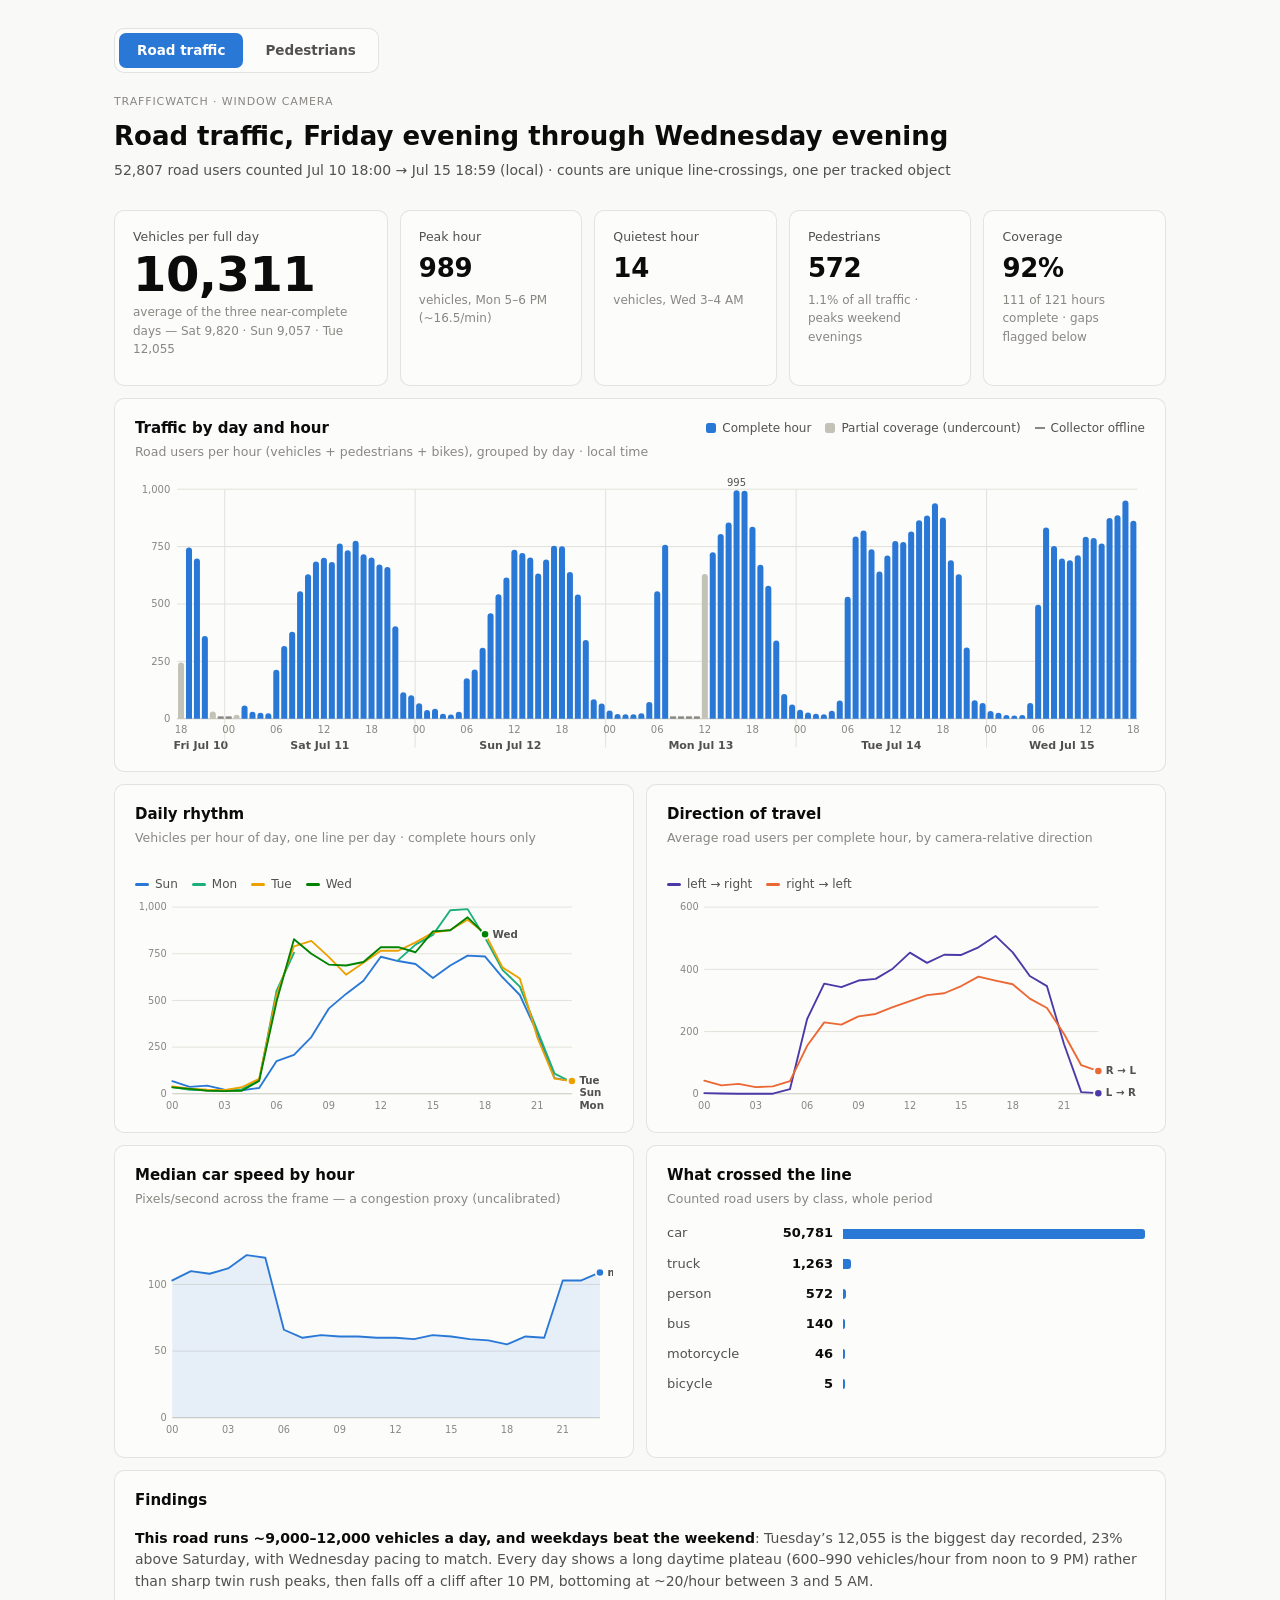
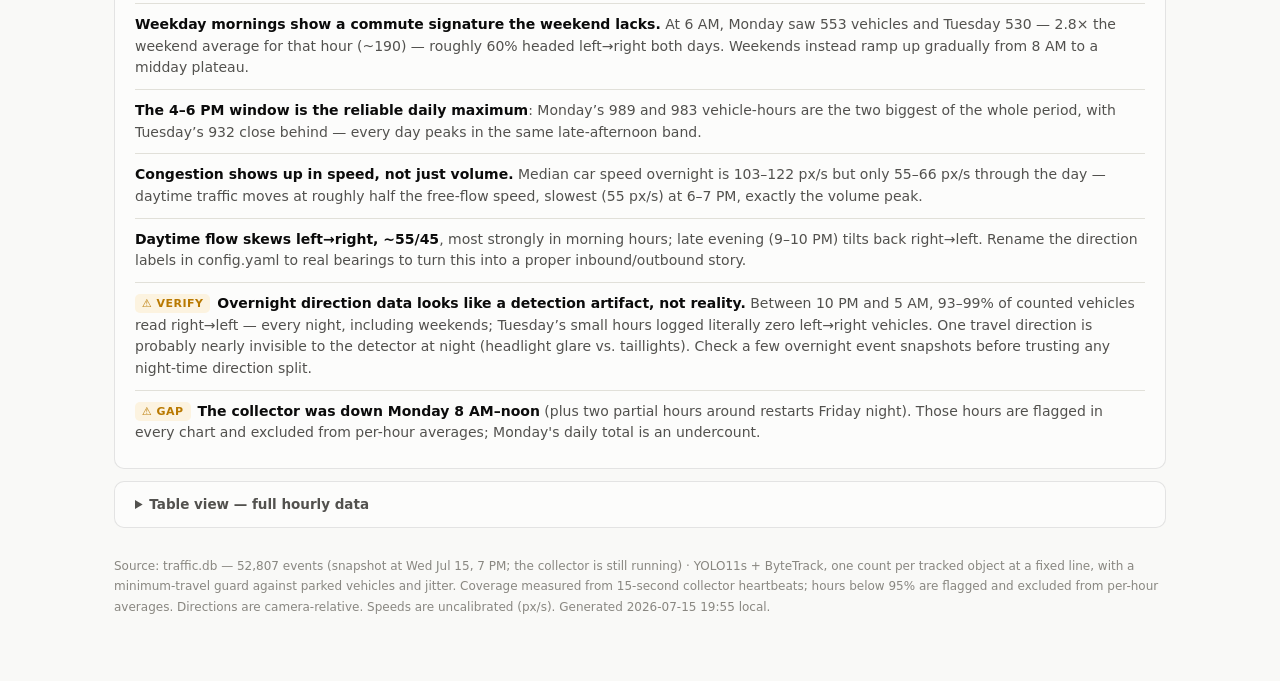
<file: docs/index.html>
<!DOCTYPE html>
<html lang="en">
<head>
  <meta charset="utf-8">
  <meta name="viewport" content="width=device-width, initial-scale=1">
  <meta http-equiv="refresh" content="0; url=traffic-analytics.html">
  <title>TWATCH — Traffic Analytics</title>
</head>
<body>
  <p>Redirecting to the <a href="traffic-analytics.html">traffic analytics dashboard</a>&hellip;</p>
</body>
</html>
</file>
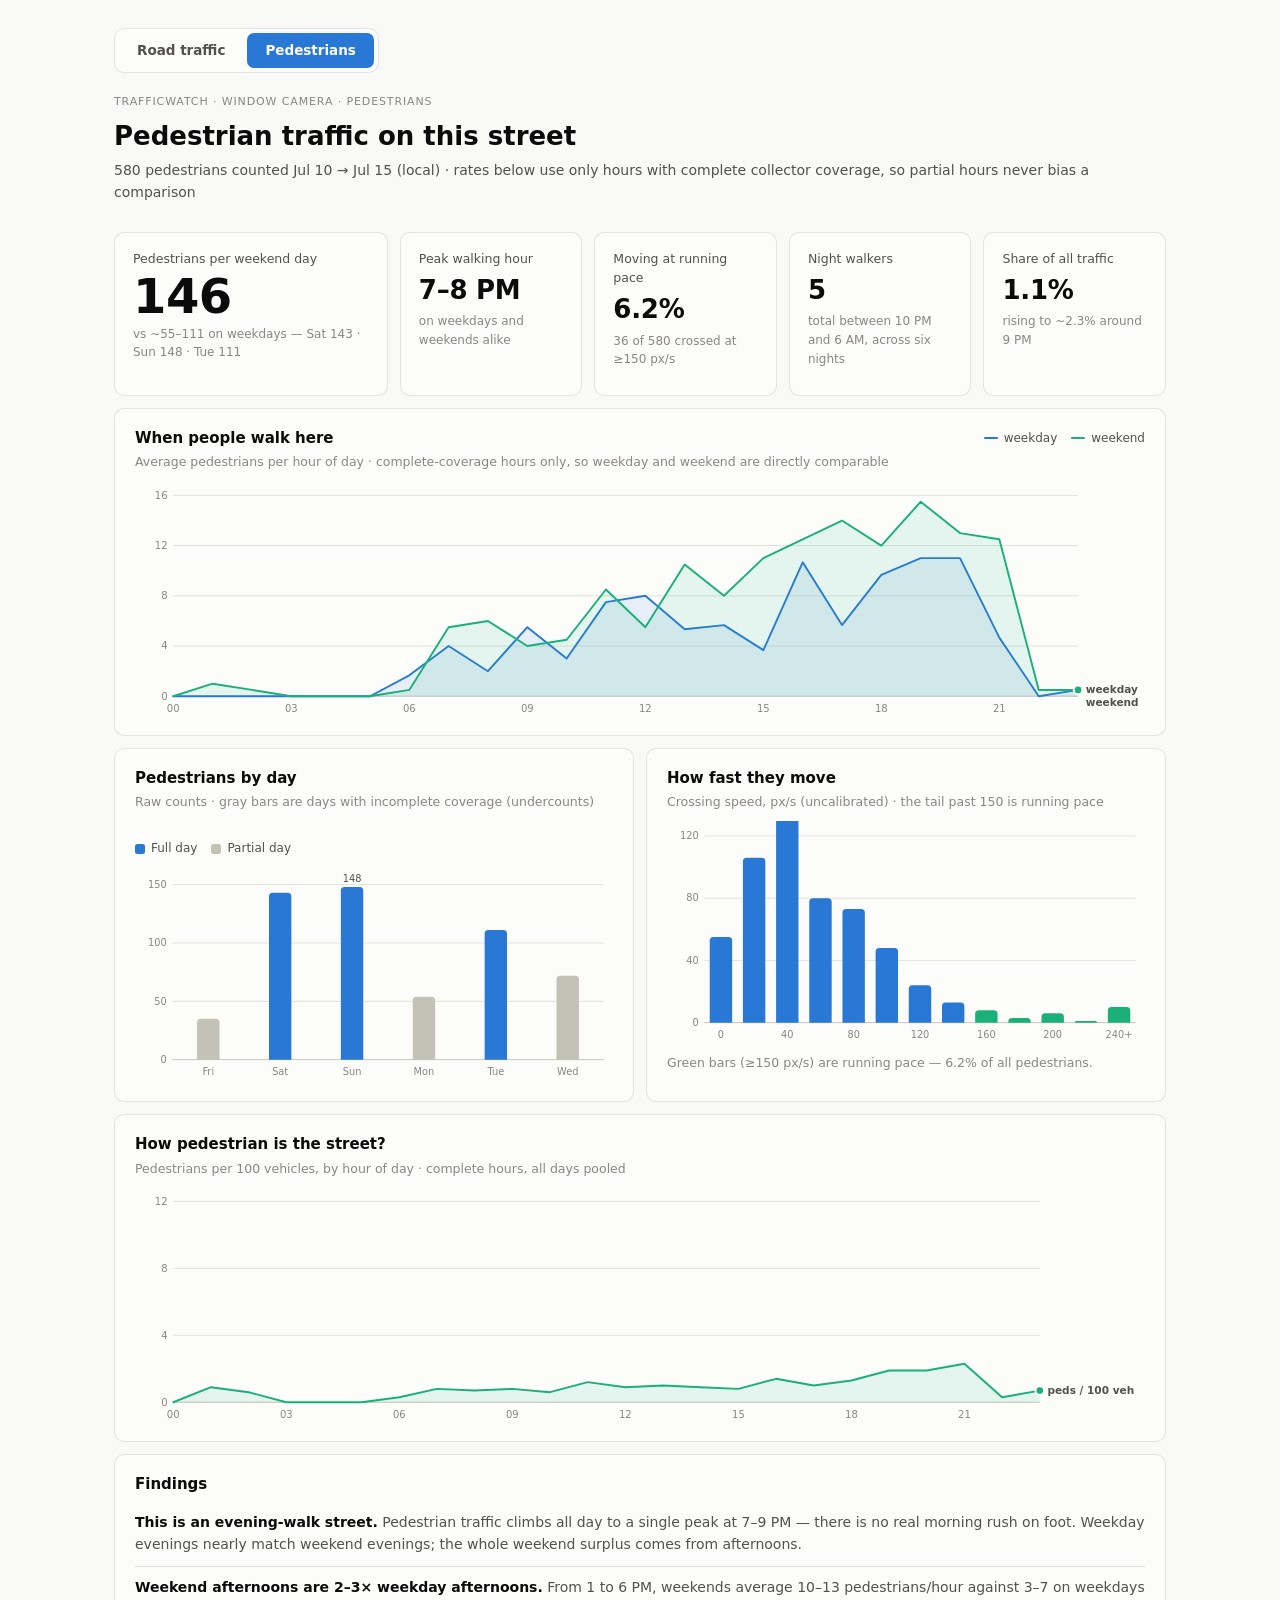
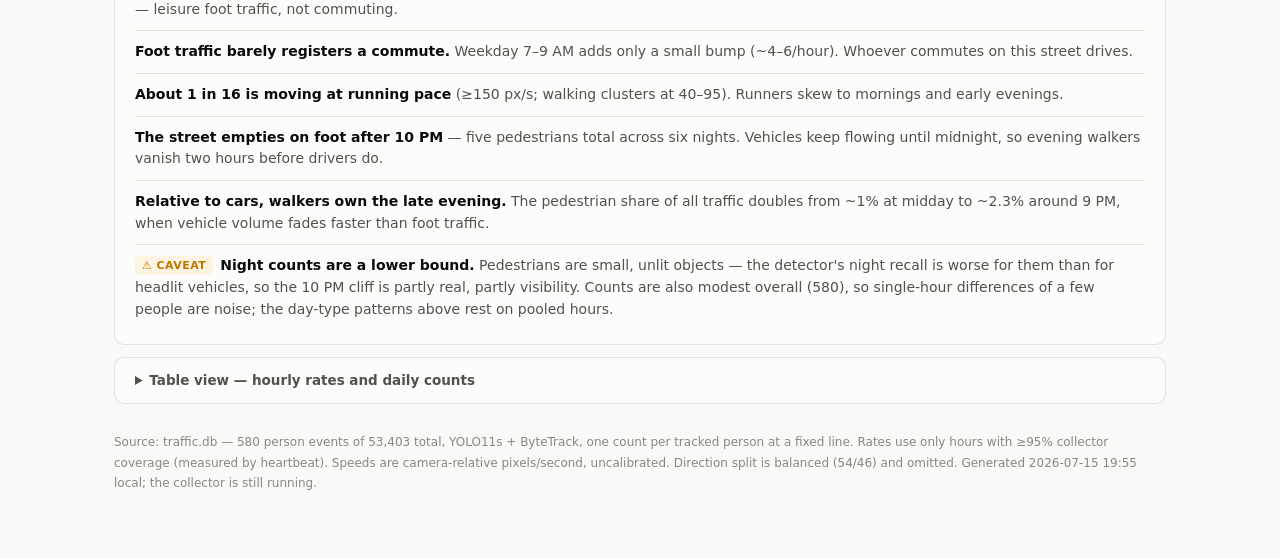
<file: docs/pedestrians.html>
<!DOCTYPE html>
<html lang="en">
<head>
  <meta charset="utf-8">
  <meta name="viewport" content="width=device-width, initial-scale=1">
  <meta http-equiv="refresh" content="0; url=traffic-analytics.html#pedestrians">
  <title>Pedestrian Analytics</title>
</head>
<body>
  <p>Moved: <a href="traffic-analytics.html#pedestrians">pedestrian analytics</a> now lives on the combined dashboard.</p>
</body>
</html>
</file>
